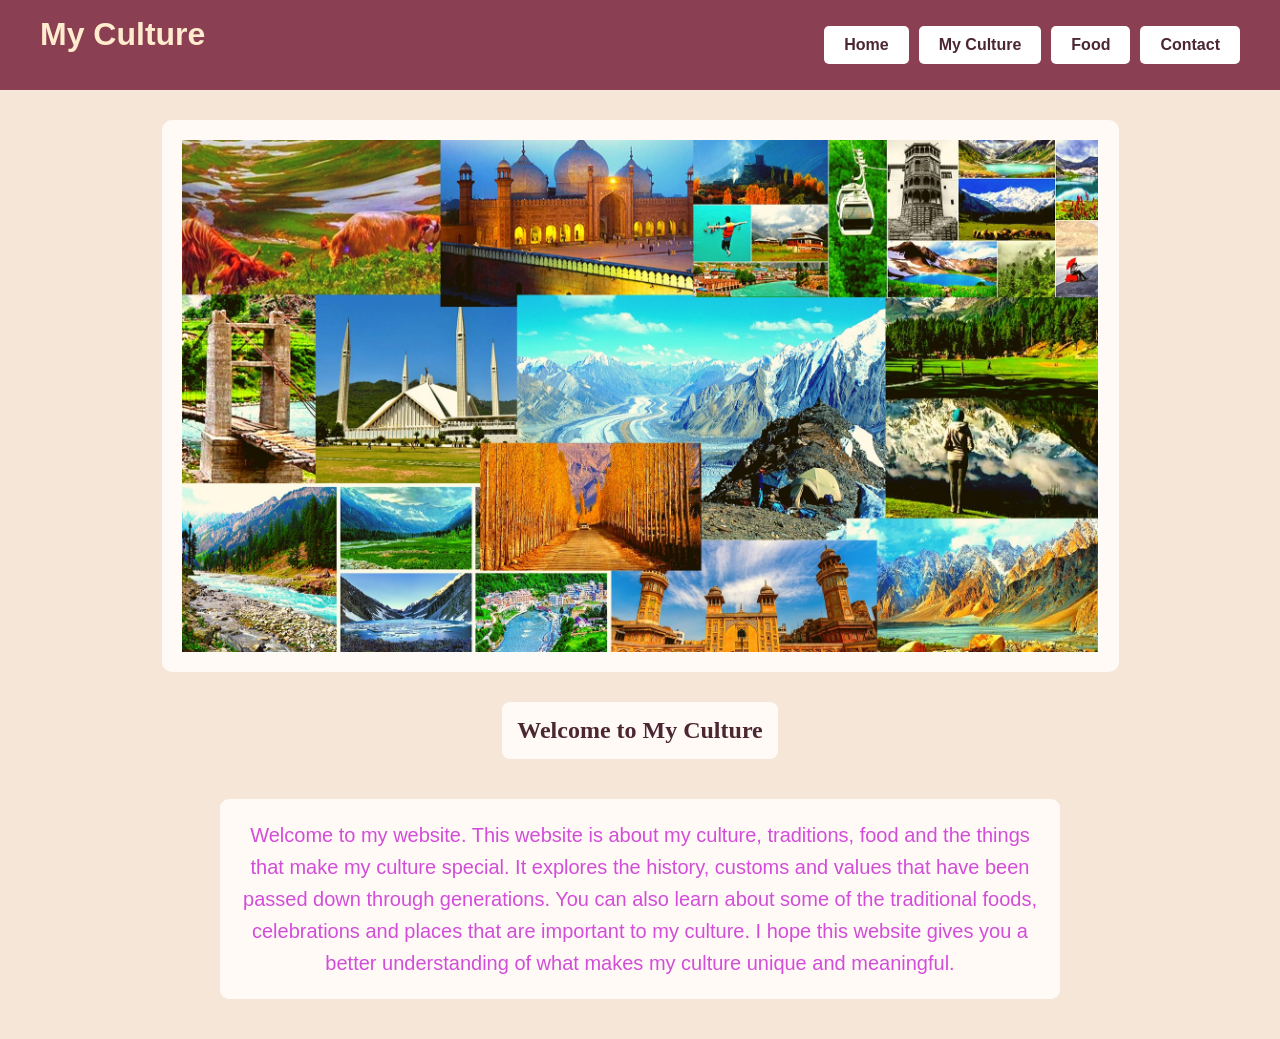
<file: index.html>
<!DOCTYPE html>
<html lang="en">
<head>
    <meta charset="UTF-8">
    <meta name="viewport" content="width=device-width, initial-scale=1.0">
    <title>Pakistani.Heritage</title>
    <link rel="stylesheet" href="css/styles.css">
</head>
<body>
    <header>
        <div class="logo">
            <h1>My Culture</h1>
        </div>
         <nav>
            <a href="index.html">Home</a>
            <a href="page2.html">My Culture</a>
            <a href="page3.html">Food</a>
            <a href="page4.html">Contact</a>
        </nav>
    </header>
        <div class="div-culture-image"> 
            <img src="images/hero-img.png" alt="cultural-image">
        </div>
        <h2>Welcome to My Culture</h2>
     <p>
                Welcome to my website. This website is about my culture,
                traditions, food and the things that make my culture special.
                It explores the history, customs and values that have been passed
                 down through generations. You can also learn about some of the
                  traditional foods, celebrations and places that are important
                   to my culture. I hope this website gives you a better understanding
                    of what makes my culture unique and meaningful.
     </p>
</body>
</html>
</file>
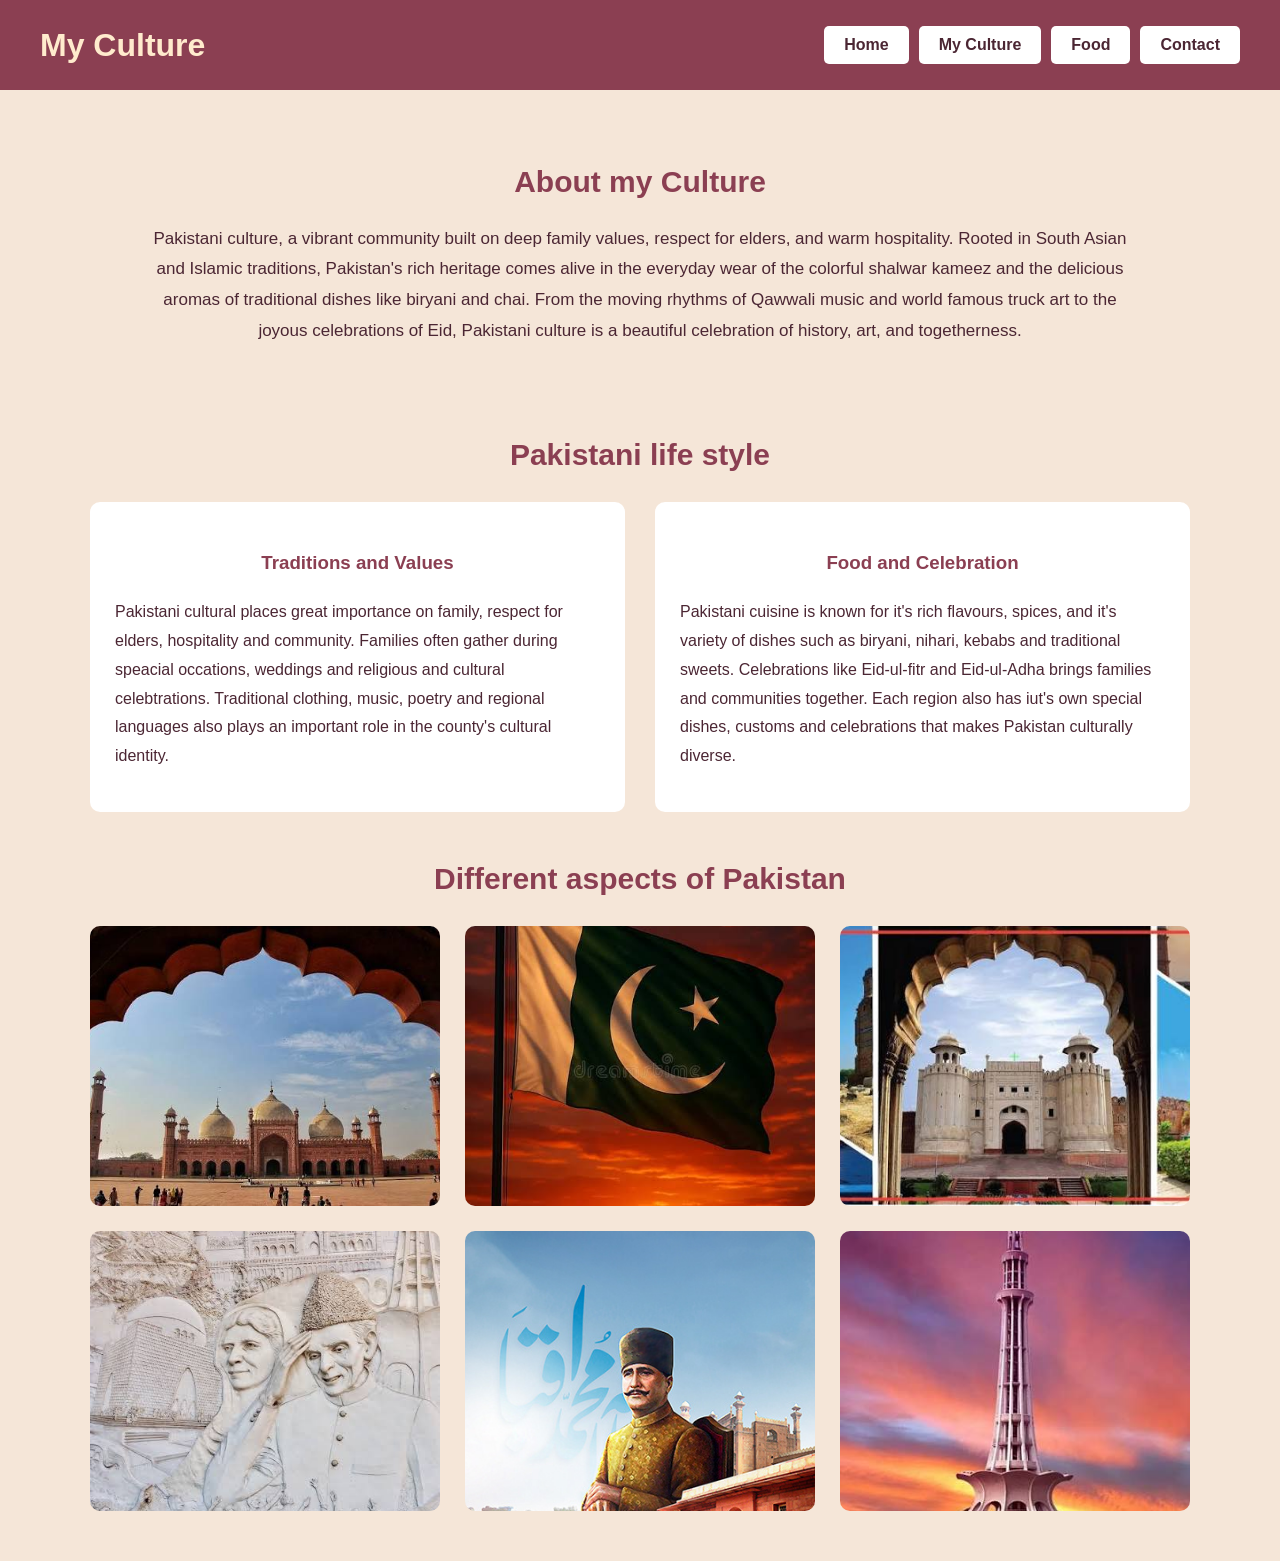
<file: page2.html>
<!DOCTYPE html>
<html lang="en">
<head>
    <meta charset="UTF-8">
    <meta name="viewport" content="width=device-width, initial-scale=1.0">
    <title>Pakistani.Heritage</title>
    <link rel="stylesheet" href="css/page2.css">
</head>
<body>
 <div class="hero-image">
       <header>
          <div class="logo">
            <h1>My Culture</h1>
          </div>

         <nav>
            <a href="index.html">Home</a>
            <a href="page2.html">My Culture</a>
            <a href="page3.html">Food</a>
            <a href="page4.html">Contact</a>
         </nav>
      </header>
    
     <div>
       <h2> About my Culture </h2>
       <p>
         Pakistani culture, a vibrant community built on deep family values,
         respect for elders, and warm hospitality. Rooted in South Asian and
         Islamic traditions, Pakistan's rich heritage comes alive in the everyday
         wear of the colorful shalwar kameez and the delicious aromas of
         traditional dishes like biryani and chai. From the moving rhythms
         of Qawwali music and world famous truck art to the joyous celebrations
         of Eid, Pakistani culture is a beautiful celebration of history,
         art, and togetherness.
       </p>
     </div>
     <section> <h2>Pakistani life style</h2>
        <article>
            <h3>Traditions and Values </h3>
            <p>
                Pakistani cultural places great importance on family, respect for elders,
                hospitality and community. Families often gather during speacial occations,
                weddings and religious and cultural celebtrations. Traditional clothing, music, 
                poetry and regional languages also plays an important role in the county's cultural
                identity. 
            </p>
        </article>
        <article>
            <h3> Food and Celebration</h3>
            <p>
                Pakistani cuisine is known for it's rich flavours, spices, and it's variety of dishes 
                such as biryani, nihari, kebabs and traditional sweets. Celebrations like Eid-ul-fitr
                and Eid-ul-Adha brings families and communities together. Each region also has iut's own
                special dishes, customs and celebrations that makes Pakistan culturally diverse.
            </p>
        </article>
     </section>
     <section>

        <h2> Different aspects of Pakistan</h2>
        <div>
            <figure>
                <img src="images/badshahi-mosque.jpg" alt=" Lahore Badshahi Mosque">
                <figcaption>
                    <h3> Historical places</h3>
                    <p>
                        Pakistan is home to many historical places, including Badshahi mosque and mohenjo
                        daro and many others. These places reflect to the country's rich history
                        and architectural heritage. 
                    </p>
                </figcaption>
            </figure>
            <figure>
                <img src="images/pak-flag.jpg" alt="Pakistan's Flag">
                <figcaption>
                    <h3> National Flag of Pakistan</h3>
                    <p> 
                        Pakistan's national flag has green and white color, with a crescent  and a star.
                        It represents rhe country's identity. The green symbolizes the majority of muslims, 
                        while the white represents the religious minorities, and the crescent and star
                        serve as a traditional symbol of Islam. While both has meanings of its own as well,
                        the crescent represents progress and the star symbolize light and knowledge. 
                    </p>
                </figcaption>
            </figure>
            <figure>
                <img src="images/cultural-heritage.jpg" alt="cultural heritage of Pakistan">
                <figcaption>
                <h3>Cultural Heritage</h3>
                <p>
                    Pakistan has a diverse cultural heritage that
                    includes cultural places, traditional clothing, regional languages,
                    handicrafts, music, and colourful truck art.These traditions
                    are passed down through generations.
                    
                </p>
            </figcaption>
            </figure>
            <figure>
                <img src="images/historical-image.jpg" alt="Founder of pak">
                 <figcaption>
                <h3>Quaid-e-Azam</h3>
                <p>
                    Muhammad Ali Jinnah was the founder of Pakistanand its
                    first Governor General. He played a leading role in the movement 
                    for an independent Pakistan, which was established in 1947.
                </p>
            </figcaption>
            </figure>
            <figure>
                <img src="images/alama-iqbal.jpg" alt="Alama Iqbal">
                <figcaption>
                    <h3> Historical Figure</h3>
                    <p>
                        Allama Iqbal was a reowned poet and philosopher, whose ideas helped 
                        inspire the pakistan movement. He remains an important figure in Pakistan's 
                        history.
                    </p>
                </figcaption>
            </figure>
            <figure>
                <img src="images/minar-e-pak.jpg" alt="Minar e pak">
                <figcaption>
                    <h3> Minar e Pakistan</h3>
                    <p>
                        Minar-e-Pakistan is a famous monument in Lahore that commemorates the
                        Lahore Resolution of 1940, an important milestone in the movement that
                        led to the creation of Pakistan.
                    </p>
                </figcaption>
            </figure>
        </div>
     </section>
  </div>
</body>
</html>
</file>
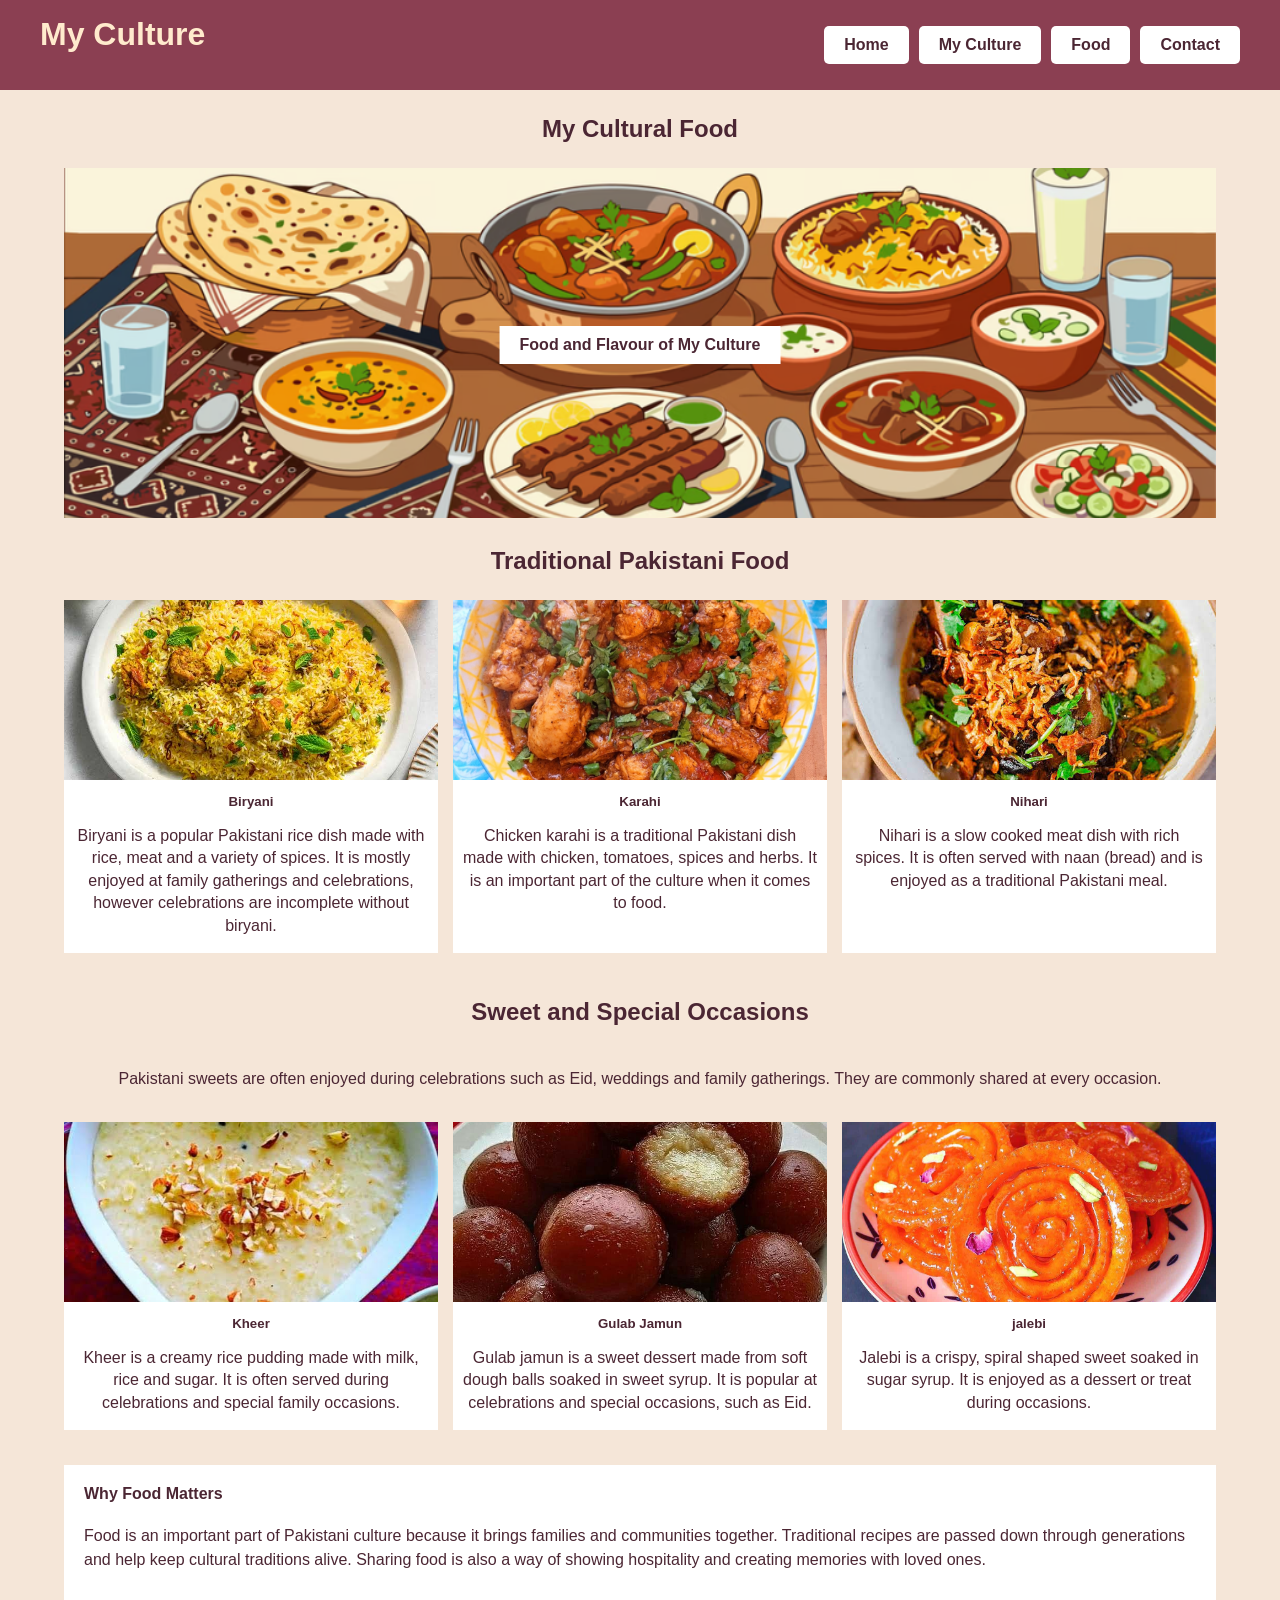
<file: page3.html>
<!DOCTYPE html>
<html lang="en">
<head>
    <meta charset="UTF-8">
    <meta name="viewport" content="width=device-width, initial-scale=1.0">
    <title>Pakistani.Heritage</title>
    <link rel="stylesheet" href="css/page3.css">
</head>
<body>
    <div class="hero-image">
       <header>
        <div class="logo">
            <h1>My Culture</h1>
        </div>

        <nav>
            <a href="index.html">Home</a>
            <a href="page2.html">My Culture</a>
            <a href="page3.html">Food</a>
            <a href="page4.html">Contact</a>
        </nav>
    </header>
      <h2>My Cultural Food</h2>
    <section class="Main-img">
        <img class="main-image" src="images/main-img-for--page-3.png" alt="Food-img">
        <h3>Food and Flavour of My Culture</h3>
    </section>
    <section class="Main Foods">
        <h4> Traditional Pakistani Food</h4>
    </section>
 <div>
    <article>
        <img src="images/biryani.jpg" alt="Pakistani Biryani">
        <h5> Biryani</h5>
        <p>
           Biryani is a popular Pakistani rice dish made
           with rice, meat and a variety of spices. It is
           mostly enjoyed at family gatherings and celebrations,
            however celebrations are incomplete without biryani. 
        </p>
    </article>
    <article>
        <img src="images/karahi.jpg" alt="Pakistani Karahi">
        <h5> Karahi</h5>
        <p>
            Chicken karahi is a traditional Pakistani dish
            made with chicken, tomatoes, spices and herbs.
            It is an important part of the culture when it comes to food.
        </p>
    </article>
    <article>
        <img src="images/nihari.jpg" alt="Pakistani Nihari">
        <h5> Nihari</h5>
        <p>
            Nihari is a slow cooked meat dish with rich
            spices. It is often served with naan (bread) and is
            enjoyed as a traditional Pakistani meal.
        </p>
    </article>
  </div>  
   <section class="dessert">
        <h6>Sweet and Special Occasions</h6>
        <p>
            Pakistani sweets are often enjoyed during celebrations
            such as Eid, weddings and family gatherings. They are
            commonly shared at every occasion.  
        </p>
        <article>
            <img src="images/kheer.jpg" alt="Pakistani Kheer">
             <h5> Kheer</h5>
             <p>
                 Kheer is a creamy rice pudding made with milk,
                 rice and sugar. It is often served during
                celebrations and special family occasions.
             </p>
        </article>
        <article>
            <img src="images/gulab.jamun.jpg" alt="Pakistani Gulab Jamun">
            <h5> Gulab Jamun</h5>
            <p> 
                Gulab jamun is a sweet dessert made from soft
                dough balls soaked in sweet syrup. It is popular
                at celebrations and special occasions, such as Eid.
            </p>
        </article>
        <article>
            <img src="images/jalebi.jpg" alt="Pakistani jalebi">
            <h5> jalebi</h5>
            <p>
                Jalebi is a crispy, spiral shaped sweet soaked
                in sugar syrup. It is enjoyed as a dessert or
                treat during occasions.
            </p>
        </article>
   </section>
   <section class="Why-food">
         <h4>Why Food Matters</h4>

        <p>
            Food is an important part of Pakistani culture because
            it brings families and communities together. Traditional
            recipes are passed down through generations and help keep
            cultural traditions alive. Sharing food is also a way of
            showing hospitality and creating memories with loved ones.
        </p>
    </section>
    </div>
</body>
</html>
</file>
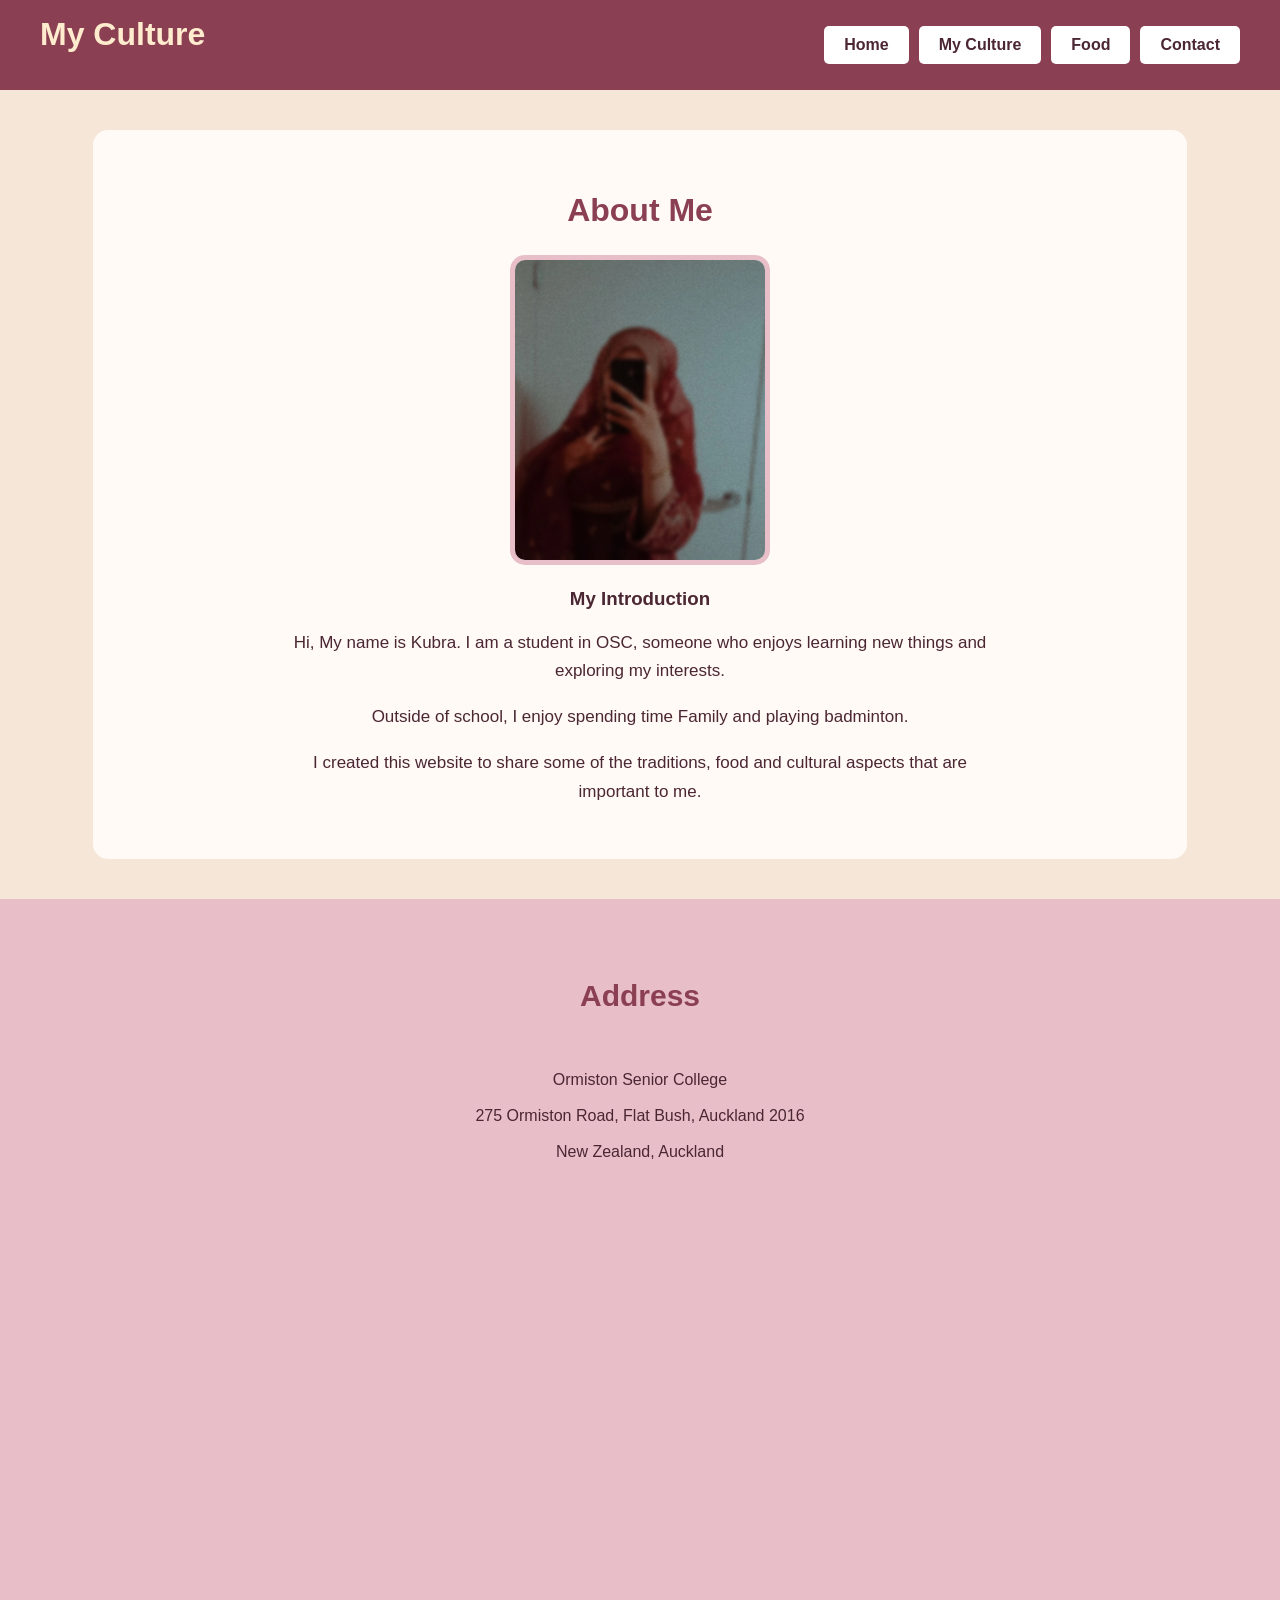
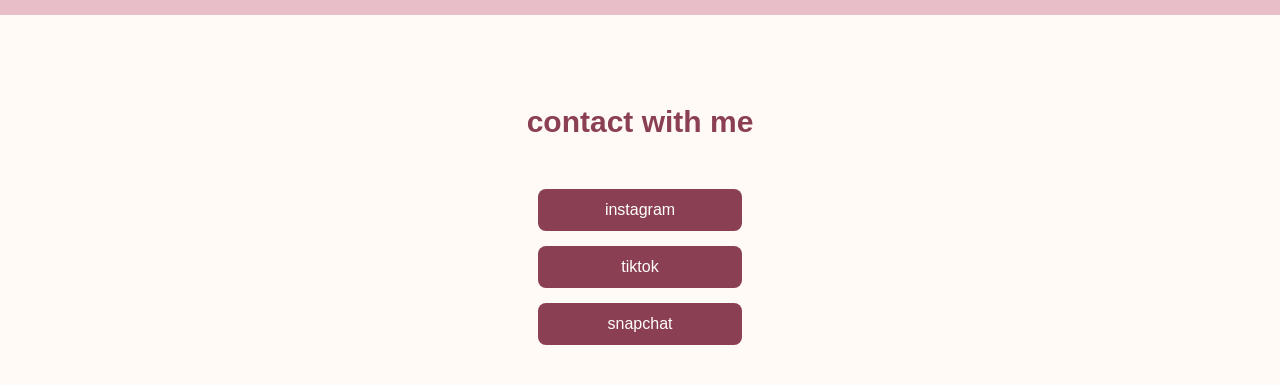
<file: page4.html>
<!DOCTYPE html>
<html lang="en">
<head>
    <meta charset="UTF-8">
    <meta name="viewport" content="width=device-width, initial-scale=1.0">
    <title>Pakistani.Heritage</title>
    <link rel="stylesheet" href="css/page4.css">
</head>
<body>
    <div class="hero-image">
       <header> 
        <div class="logo">
            <h1>My Culture</h1>
        </div>

        <nav>
            <a href="index.html">Home</a>
            <a href="page2.html">My Culture</a>
            <a href="page3.html">Food</a>
            <a href="page4.html">Contact</a>
        </nav>
    </header>
    <section id="My-Intro">
       <h2> About Me </h2>
      <div class="my-image">
        <img src="images/IMG_20250716_162646_395.webp" alt="A photo of me">
       </div>
       <div class="About-me-text">
         <h3> My Introduction </h3>
        <p>
           Hi, My name is Kubra. I am a student in OSC, someone who enjoys learning
           new things and exploring my interests.
        </p>
        <p>
           Outside of school, I enjoy spending time Family and playing badminton. 
         </p>
        <p>
          I created this website to share some of the traditions, food and
          cultural aspects that are important to me. 
        </p>
       </div>
    </section>
    <section id="contact-Info">
        <h4> Address </h4>
        <p>
          <br> Ormiston Senior College <br>
          <br>275 Ormiston Road, Flat Bush, Auckland 2016 <br>
           <br>New Zealand, Auckland<br>
        </p>

        <div class="Map">
    <iframe src="https://www.google.com/maps/embed?pb=!1m18!1m12!1m3!1d2884.748330753129!2d174.9158882756009!3d-36.96801108617687!2m3!1f0!2f0!3f0!3m2!1i1024!2i768!4f13.1!3m3!1m2!1s0x6d0d4ce74233955b%3A0xa973e54ce1f0e2bb!2s275%20Ormiston%20Road%2C%20Manukau%20City%20Centre%2C%20Auckland%202016!5e1!3m2!1sen!2snz!4v1789545114769!5m2!1sen!2snz"
        width="1550"
        height="200"
        style="border:0;"
        allowfullscreen=""
        loading="lazy"
        referrerpolicy="strict-origin-when-cross-origin">
    </iframe>
</div>

    </section>
    <section id="Social-medias">
        <h5>contact with me</h5>
        <div class="Social links">
          <a href="https://www.instagram.com/?hl=en" target="_blank">
            instagram
          </a>
          <a href="https://www.tiktok.com/" target="_blank">
            tiktok
          </a>
          <a href="https://share.google/RZ9LnpC1oGb6Ta3Oz">
            snapchat
          </a>
        </div>
    </section>
    </div>
</body>
</html>
</file>
<file: css/styles.css>
h1 {
    color: white;
    color: rgb(245, 241, 248);      
    text-align: center;             
    padding: 20px 0px;             
    width: 100%;                    
    margin-top: 0px;     
    color: blanchedalmond;      
    font-size: xx-large;
}
body {
    margin: 0;
}

header {
    font-family: "Oswald", sans-serif;
    height: 90px;
    background-color: #8b3f52;
    display: flex;
    align-items: center;
    justify-content: space-between;
    padding: 0 40px;
}

nav {
    display: flex;
    gap: 10px;
}
nav a {
    text-decoration: none;
    color: #4b2633;
    background-color: white;
    padding: 10px 20px;
    border-radius: 5px;
    font-weight: bold;
}
nav a:hover {
    background-color: #e8bfc9;
}
body {
    margin: 0;
    background-color: #f5e6d8;
    font-family: Arial, Helvetica, sans-serif;
    color: #4b2633;
}
h2 {
    font-family: "Slabo 13px", serif;
    text-align: center;  
}
p {
    color: rgb(50, 50, 50);      
    font-size: 20px;             
    text-align: center;          
    max-width: 800px;           
    margin: 40px auto;           
    line-height: 1.6;            
    padding: 0 20px; 
    color: rgb(210, 77, 217);
    font-family: "Lato", sans-serif;
}
.div-culture-image {
    display: flex;
    justify-content: center;
    align-items: center;
}
.div-culture-image {
    background-color: #fffaf5;
    padding: 20px;
    margin: 30px auto;
    width: fit-content;
    border-radius: 10px;
}
h2 {
    background-color: #fffaf5;
    padding: 15px;
    width: fit-content;
    margin: 25px auto;
    border-radius: 8px;
}
p {
    background-color: #fffaf5;
    padding: 20px;
    border-radius: 9px;
}
@media (max-width: 768px) {
    header {
        height: auto;
        padding: 15px 20px;
        flex-direction: column;
        gap: 10px;
    }

    nav {
        flex-wrap: wrap;
        justify-content: center;
    }

    p {
        font-size: 17px;
        margin: 20px auto;
    }

    .div-culture-image {
        max-width: 90%;
        box-sizing: border-box;
    }

    .div-culture-image img {
        max-width: 100%;
        height: auto;
    }
}

@media (max-width: 480px) {
    h1 {
        font-size: 26px;
    }

    nav a {
        padding: 8px 12px;
    }

    h2 {
        max-width: 90%;
        box-sizing: border-box;
    }

    p {
        padding: 15px;
    }
}
</file>
<file: css/page2.css>
h1 {
    color: blanchedalmond;
    text-align: center;
    padding: 20px 0;
    margin-top: 0;
    font-size: xx-large;
}

body {
    margin: 0;
    background-color: #f5e6d8;
    font-family: Arial, Helvetica, sans-serif;
    color: #4b2633;
}

header {
    font-family: "Oswald", sans-serif;
    min-height: 90px;
    background-color: #8b3f52;
    display: flex;
    align-items: center;
    justify-content: space-between;
    padding: 0 40px;
}

.logo h1 {
    margin: 0;
}

nav {
    display: flex;
    gap: 10px;
}

nav a {
    text-decoration: none;
    color: #4b2633;
    background-color: white;
    padding: 10px 20px;
    border-radius: 5px;
    font-weight: bold;
    transition: background-color 0.3s ease;
}

nav a:hover {
    background-color: #e8bfc9;
}

.hero-image {
    width: 100%;
}

.hero-image > div {
    text-align: center;
    max-width: 1000px;
    margin: 30px auto;
    padding: 20px;
}

.hero-image > div h2 {
    color: #8b3f52;
    font-size: 30px;
}

.hero-image > div p {
    font-size: 17px;
    line-height: 1.8;
}

.hero-image > section:first-of-type {
    display: flex;
    flex-wrap: wrap;
    gap: 30px;
    max-width: 1100px;
    margin: 30px auto;
    padding: 0 20px;
}

.hero-image > section:first-of-type > h2 {
    width: 100%;
    text-align: center;
    color: #8b3f52;
    font-size: 30px;
    margin-bottom: 0;
}

.hero-image > section:first-of-type article {
    flex: 1 1 350px;
    background-color: white;
    padding: 25px;
    border-radius: 10px;
    line-height: 1.8;
    box-sizing: border-box;
}

.hero-image > section:first-of-type article h3 {
    color: #8b3f52;
    text-align: center;
}

.hero-image > section:last-of-type {
    max-width: 1100px;
    margin: 50px auto;
    padding: 0 20px;
}

.hero-image > section:last-of-type > h2 {
    text-align: center;
    color: #8b3f52;
    font-size: 30px;
    margin-bottom: 30px;
}

.hero-image > section:last-of-type > div {
    display: grid;
    grid-template-columns: repeat(3, minmax(0, 1fr));
    gap: 25px;
}

figure {
    position: relative;
    margin: 0;
    height: 280px;
    overflow: hidden;
    border-radius: 10px;
    background-color: #8b3f52;
}

figure img {
    width: 100%;
    height: 100%;
    object-fit: cover;
    display: block;
    transition: transform 0.4s ease;
}

figcaption {
    position: absolute;
    bottom: 0;
    left: 0;
    width: 100%;
    box-sizing: border-box;
    padding: 18px;
    color: white;
    background-color: rgba(75, 38, 51, 0.92);
    transform: translateY(100%);
    transition: transform 0.4s ease;
}

figcaption h3 {
    margin: 0 0 10px;
    font-size: 20px;
}

figcaption p {
    margin: 0;
    font-size: 14px;
    line-height: 1.5;
}

figure:hover figcaption {
    transform: translateY(0);
}

figure:hover img {
    transform: scale(1.08);
}

@media (max-width: 768px) {
    header {
        padding: 15px 20px;
        flex-wrap: wrap;
        gap: 10px;
    }

    .hero-image > section:first-of-type {
        flex-direction: column;
    }

    .hero-image > section:last-of-type > div {
        grid-template-columns: repeat(2, minmax(0, 1fr));
    }
}

@media (max-width: 480px) {
    .hero-image > section:last-of-type > div {
        grid-template-columns: 1fr;
    }

    nav {
        flex-wrap: wrap;
    }
}
</file>
<file: css/page3.css>
h1 {
    color: white;
    color: rgb(245, 241, 248);      
    text-align: center;             
    padding: 20px 0px;             
    width: 100%;                    
    margin-top: 0px;     
    color: blanchedalmond;      
    font-size: xx-large;
}
body {
    margin: 0;
      background-color: #f5e6d8;
    font-family: Arial, Helvetica, sans-serif;
    color: #4b2633;
}

header {
    font-family: "Oswald", sans-serif;
    height: 90px;
    background-color: #8b3f52;
    display: flex;
    align-items: center;
    justify-content: space-between;
    padding: 0 40px;
}
.main-image {
    width: 100%;
    height: 50%;
}
nav {
    display: flex;
    gap: 10px;
}
nav a {
    text-decoration: none;
    color: #4b2633;
    background-color: white;
    padding: 10px 20px;
    border-radius: 5px;
    font-weight: bold;
}
nav a:hover {
    background-color: #e8bfc9;
}
h2 {
    text-align: center;
    color: #4b2633;
    margin: 25px 0;
}

.hero-image {
    width: 100%;
}

.Main-img {
    width: 90%;
    margin: 20px auto;
    position: relative;
}

.main-image {
    width: 100%;
    height: 350px;
    object-fit: cover;
}

.Main-img h3 {
    position: absolute;
    top: 50%;
    left: 50%;
    transform: translate(-50%, -50%);
    background-color: white;
    color: #4b2633;
    padding: 10px 20px;
    margin: 0;
    font-size: 16px;
    white-space: nowrap;
}

.Main.Foods {
    text-align: center;
}

.Main.Foods h4 {
    color: #4b2633;
    font-size: 24px;
    margin: 25px 0;
}

.Main.Foods + div {
    width: 90%;
    margin: auto;
    display: flex;
    gap: 15px;
}

.Main.Foods + div article {
    flex: 1;
    background-color: white;
    text-align: center;
}

.Main.Foods + div article img {
    width: 100%;
    height: 180px;
    object-fit: cover;
}

.Main.Foods + div article h5 {
    color: #4b2633;
    margin: 10px;
}

.Main.Foods + div article p {
    color: #4b2633;
    padding: 0 10px;
    line-height: 1.4;
}

.Why-food {
    width: 90%;
    margin: 35px auto;
    background-color: white;
    padding: 20px;
    box-sizing: border-box;
}

.Why-food h4 {
    color: #4b2633;
    margin-top: 0;
}

.Why-food p {
    color: #4b2633;
    line-height: 1.5;
}

.dessert {
    width: 90%;
    margin: 35px auto;
    display: flex;
    flex-wrap: wrap;
    gap: 15px;
}

.dessert h6 {
    width: 100%;
    text-align: center;
    color: #4b2633;
    font-size: 24px;
    margin: 10px 0;
}

.dessert > p {
    width: 100%;
    text-align: center;
    color: #4b2633;
    line-height: 1.5;
}

.dessert article {
    flex: 1;
    background-color: white;
    text-align: center;
}

.dessert article img {
    width: 100%;
    height: 180px;
    object-fit: cover;
}

.dessert article h5 {
    color: #4b2633;
    margin: 10px;
}

.dessert article p {
    color: #4b2633;
    padding: 0 10px;
    line-height: 1.4;
}
@media (max-width: 768px) {
    header {
        height: auto;
        padding: 15px 20px;
        flex-direction: column;
        gap: 10px;
    }

    nav {
        flex-wrap: wrap;
        justify-content: center;
    }

    .Main-img {
        width: 95%;
    }

    .main-image {
        height: 280px;
    }

    .Main.Foods + div {
        flex-wrap: wrap;
    }

    .Main.Foods + div article {
        flex: 1 1 40%;
    }

    .dessert article {
        flex: 1 1 40%;
    }
}

@media (max-width: 480px) {
    h1 {
        font-size: 26px;
        padding: 10px 0;
    }

    nav a {
        padding: 8px 12px;
    }

    .main-image {
        height: 220px;
    }

    .Main.Foods + div {
        flex-direction: column;
    }

    .Main.Foods + div article {
        flex: 1 1 100%;
    }

    .dessert {
        flex-direction: column;
    }

    .dessert article {
        flex: 1 1 100%;
    }

    .Why-food {
        padding: 15px;
    }
}
</file>
<file: css/page4.css>
h1 {
    color: white;
    color: rgb(245, 241, 248);      
    text-align: center;             
    padding: 20px 0px;             
    width: 100%;                    
    margin-top: 0px;     
    color: blanchedalmond;      
    font-size: xx-large; 
}
body {
    margin: 0;
      background-color: #f5e6d8;
    font-family: Arial, Helvetica, sans-serif;
    color: #4b2633;
}

header {
    font-family: "Oswald", sans-serif;
    height: 90px;
    background-color: #8b3f52;
    display: flex;
    align-items: center;
    justify-content: space-between;
    padding: 0 40px;
}
.main-image {
    width: 100%;
    height: 50%;
}
nav {
    display: flex;
    gap: 10px;
}
nav a {
    text-decoration: none;
    color: #4b2633;
    background-color: white;
    padding: 10px 20px;
    border-radius: 5px;
    font-weight: bold;
}
nav a:hover {
    background-color: #e8bfc9;}
    
#My-Intro {
    background-color: #fffaf5;
    margin: 40px auto;
    padding: 35px;
    width: 80%;
    border-radius: 15px;
    text-align: center;
}

#My-Intro h2 {
    color: #8b3f52;
    font-size: 32px;
}

.my-image img {
    width: 250px;
    height: 300px;
    object-fit: cover;
    border-radius: 15px;
    border: 5px solid #e8bfc9;
}

.About-me-text {
    max-width: 700px;
    margin: auto;
}

.About-me-text p {
    font-size: 17px;
    line-height: 1.7;
}

#contact-Info {
    background-color: #e8bfc9;
    padding: 40px;
    text-align: center;
}

#contact-Info h4 {
    color: #8b3f52;
    font-size: 30px;
}

.Map {
    width: 90%;
    margin: 30px auto;
}

.Map iframe {
    width: 100%;
    height: 350px;
    border-radius: 12px;
}

#Social-medias {
    background-color: #fffaf5;
    padding: 40px;
    text-align: center;
}

#Social-medias h5 {
    color: #8b3f52;
    font-size: 30px;
}

.Social.links {
    display: flex;
    flex-direction: column;
    align-items: center;
    gap: 15px;
}

.Social.links a {
    width: 180px;
    padding: 12px;
    background-color: #8b3f52;
    color: white;
    text-decoration: none;
    border-radius: 8px;
}

.Social.links a:hover {
    background-color: #e8bfc9;
}
</file>
